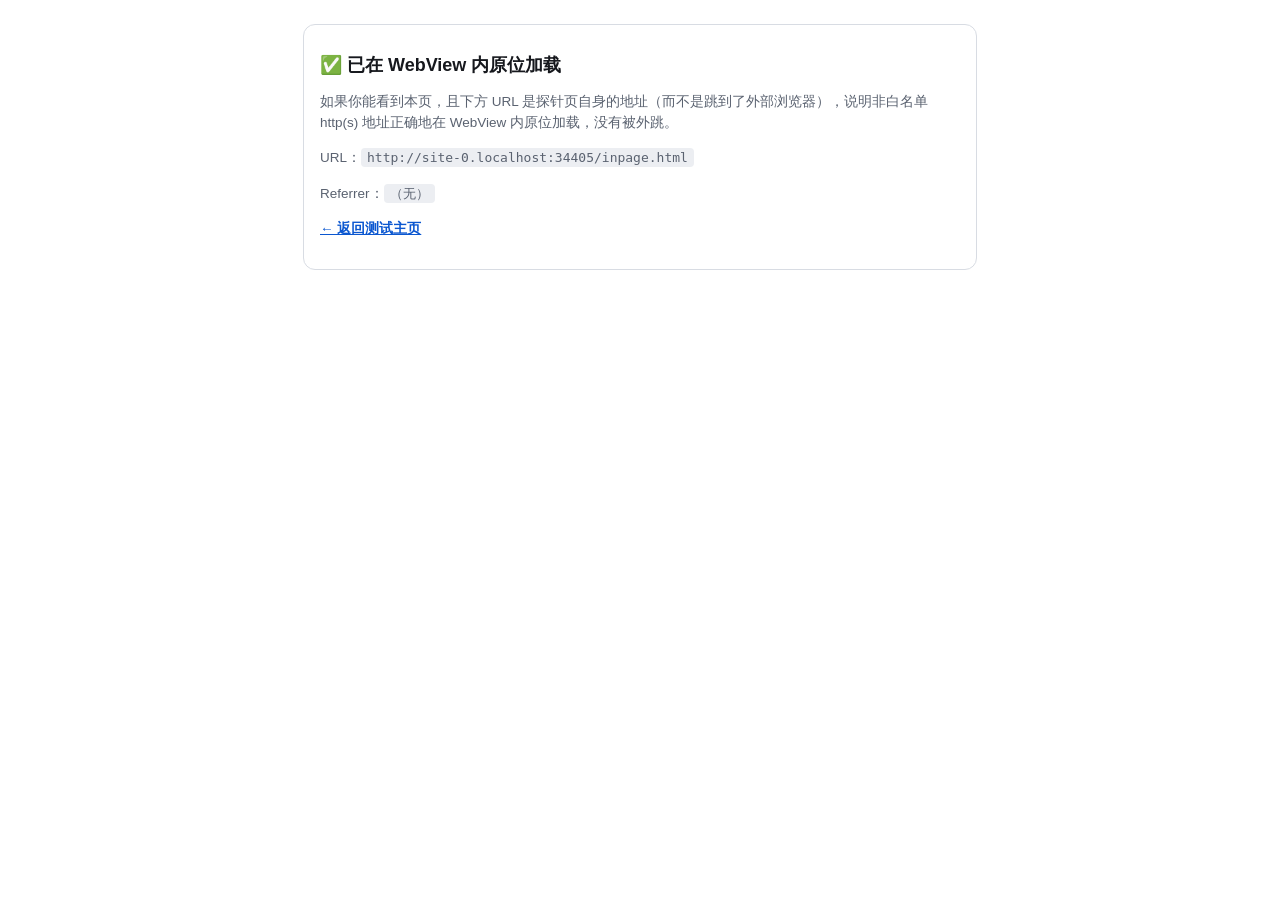
<file: inpage.html>
<!DOCTYPE html>
<html lang="zh-CN" data-page-node-id="UBa3TOvLI0koD7xxkawqd6">
<head data-page-node-id="lw64tsDdGDg0x8IREZ5CFY">
<meta charset="utf-8" data-page-node-id="WmNnDtev4CJoG9MV5rg28H">
<meta name="viewport" content="width=device-width, initial-scale=1" data-page-node-id="Hk9eNhyl075EfvgfgsUuT5">
<title>WebView 内加载探针页</title>
<style>
  body { font-family: -apple-system, Roboto, "PingFang SC", "Noto Sans SC", "Microsoft YaHei", sans-serif; background: #fff; color: #16181d; margin: 0; padding: 24px 16px; }
  .card { border: 1.5px solid #d8dce3; border-radius: 12px; padding: 16px; max-width: 640px; margin: 0 auto; }
  h1 { font-size: 18px; margin-bottom: 8px; }
  code { font-family: Menlo, Consolas, monospace; font-size: 13px; background: #eceef2; padding: 2px 6px; border-radius: 4px; word-break: break-all; }
  p { color: #5a6270; font-size: 13.5px; line-height: 1.6; }
  a { color: #0b57d0; font-weight: 600; }
</style>
</head>
<body data-page-node-id="U87aXapaZeJE9PyjXyyizC">
<div class="card" data-page-node-id="D6gFNS2UTZiFFRhFgZUTE7">
  <h1 data-page-node-id="3vly2jfAp8wJU10trotfb1">✅ 已在 WebView 内原位加载</h1>
  <p data-page-node-id="SOZgHPuA050T375Yl1k1AZ">如果你能看到本页，且下方 URL 是探针页自身的地址（而不是跳到了外部浏览器），说明非白名单 http(s) 地址正确地在 WebView 内原位加载，没有被外跳。</p>
  <p data-page-node-id="9DZanHA1UOwGF7833YodZ0">URL：<code id="u" data-page-node-id="DQE0GieQSaSSFZPpI1CVaz">—</code></p>
  <p data-page-node-id="iMLxAVWjssNUQEB9y7H0yg">Referrer：<code id="r" data-page-node-id="cVDMTsdkgdU9B7lGL4CgkE">—</code></p>
  <p data-page-node-id="v85DwuFpypRLCiPwcpshBF"><a href="webview-test.html" data-page-node-id="meznzmmIgCjhANVHMXdGN8">← 返回测试主页</a></p>
</div>
<script>
document.getElementById("u").textContent = location.href;
document.getElementById("r").textContent = document.referrer || "（无）";
</script>
</body>
</html>
</file>
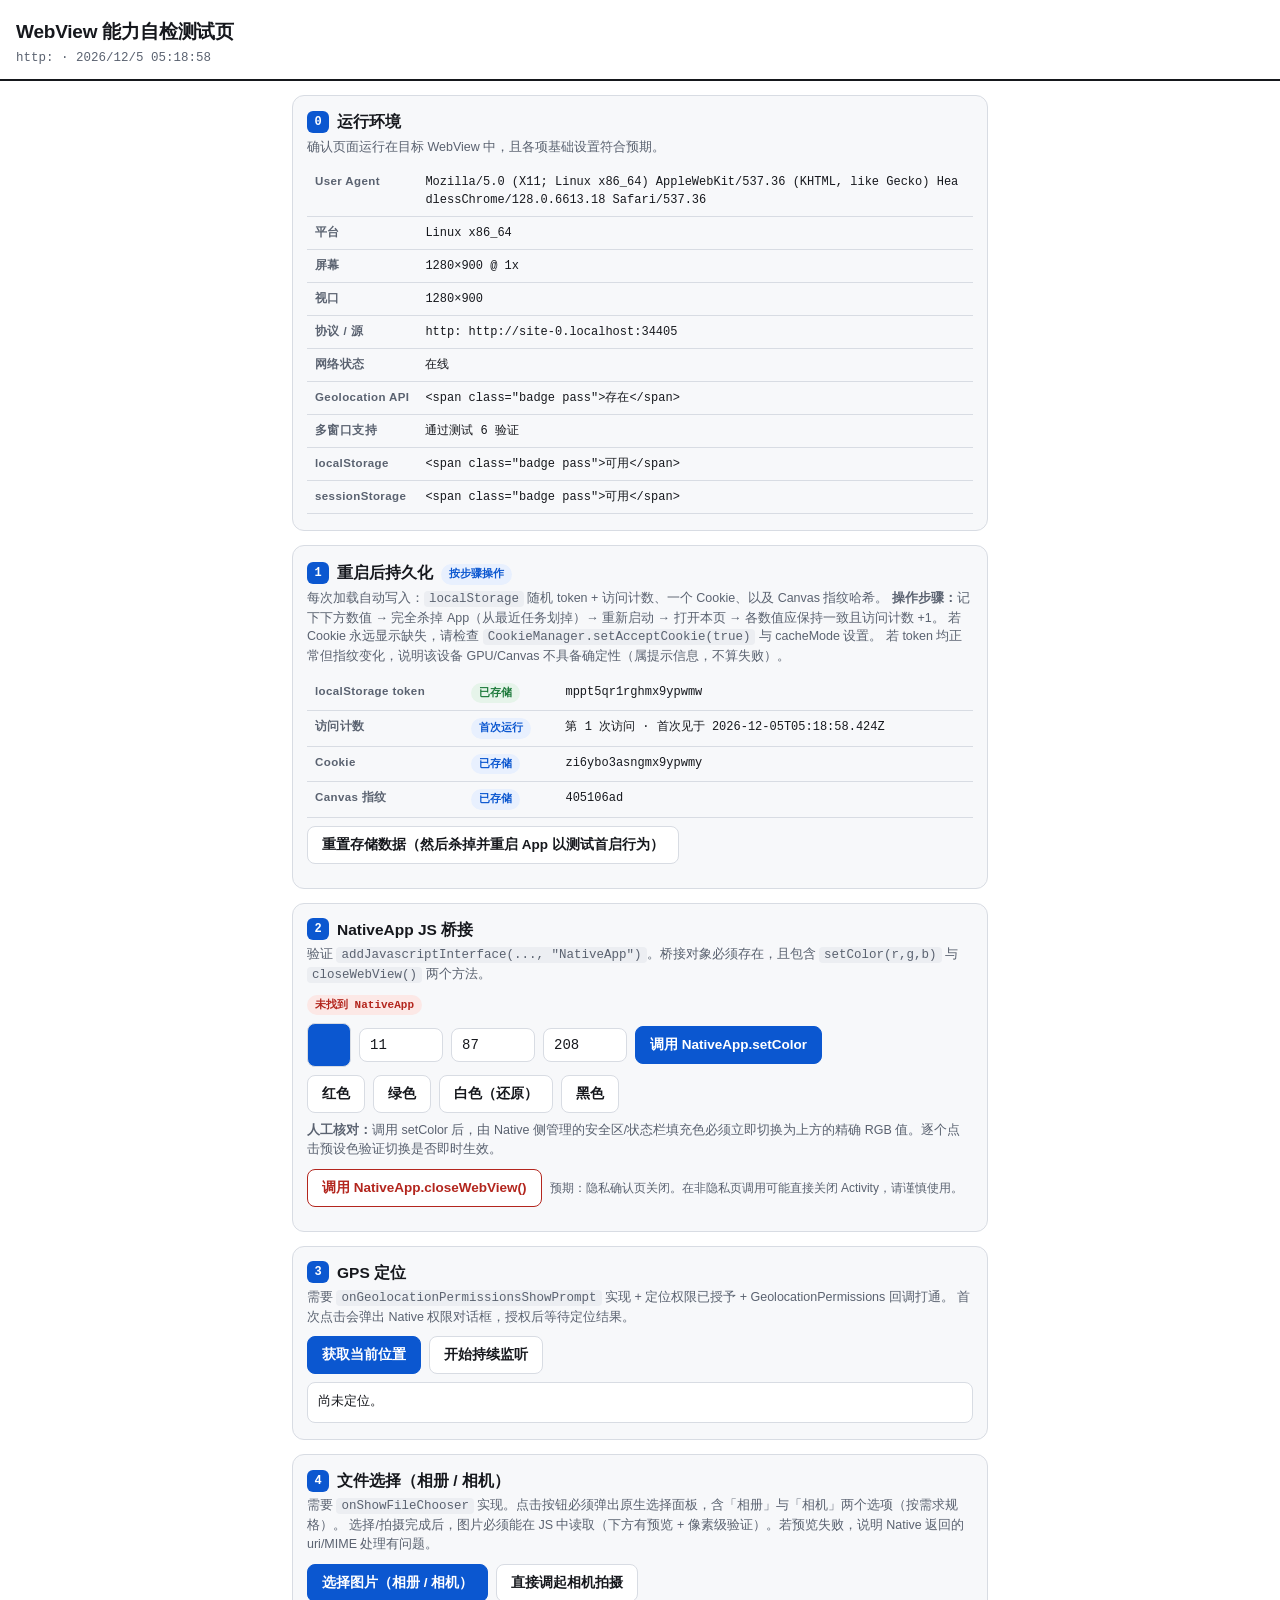
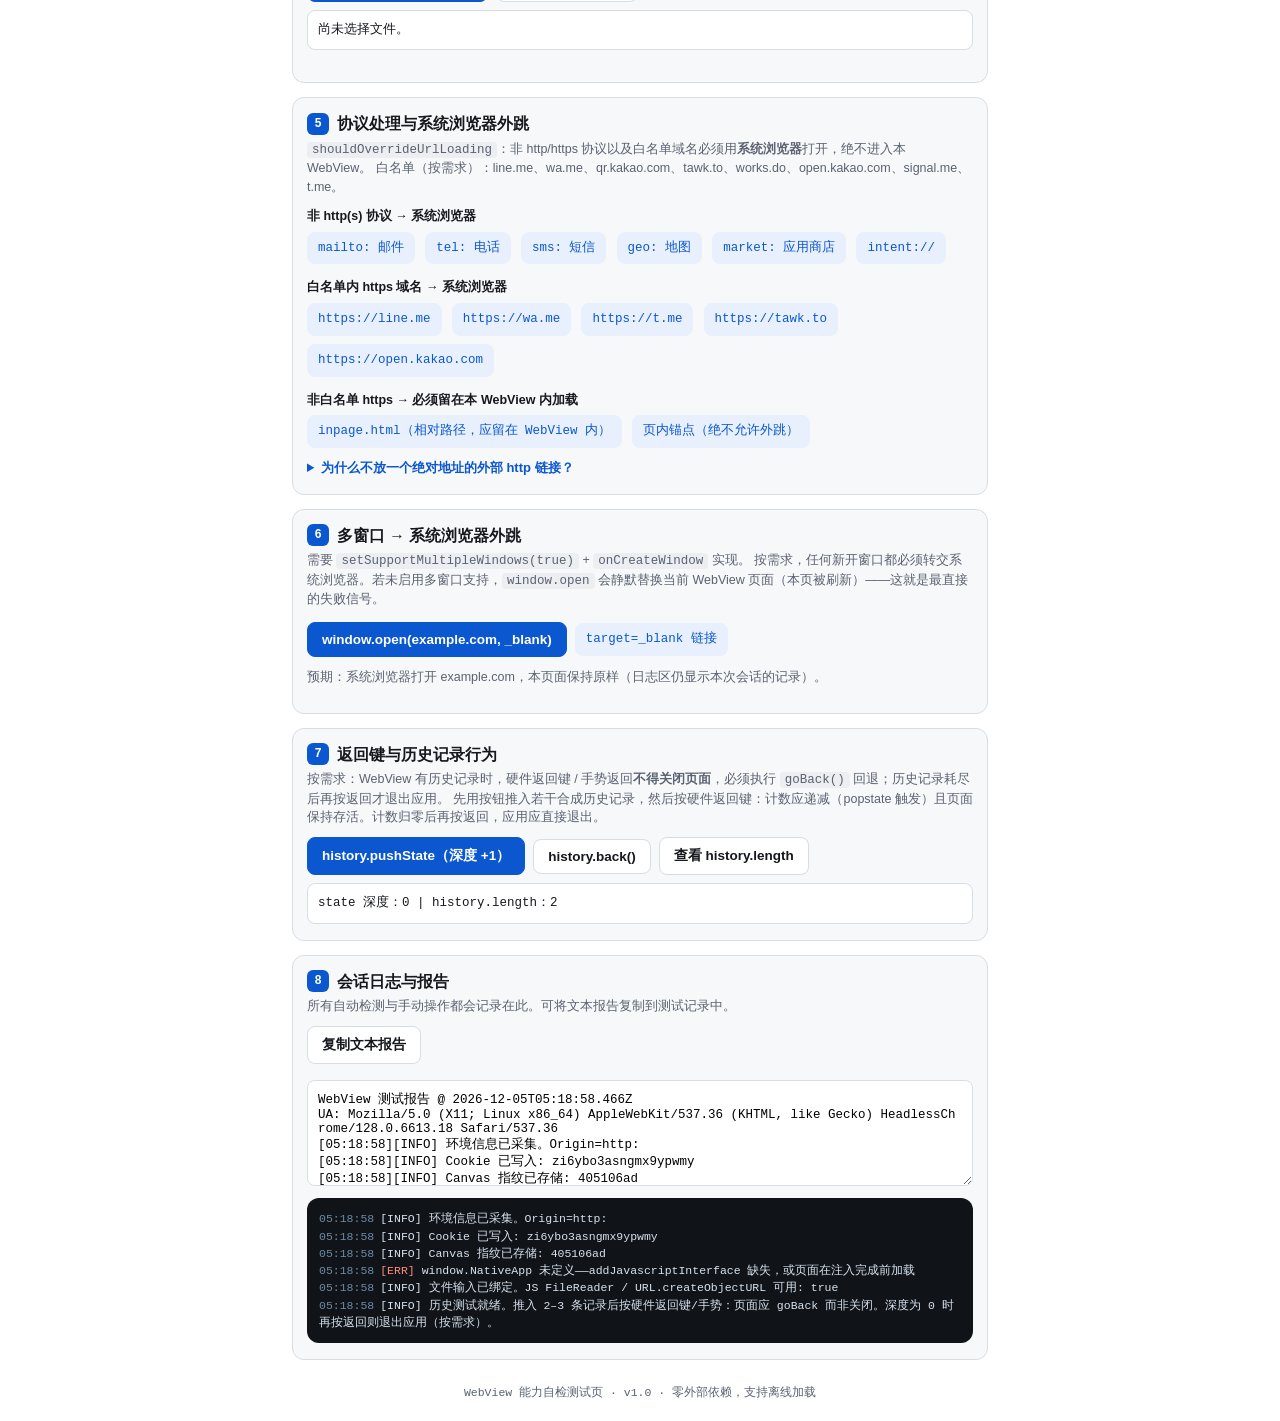
<file: webview-test.html>
<!DOCTYPE html>
<html lang="zh-CN">
<head>
<meta charset="utf-8">
<meta name="viewport" content="width=device-width, initial-scale=1, viewport-fit=cover">
<title>WebView 能力自检测试页</title>
<style>
  :root {
    --bg: #ffffff;
    --surface: #f7f8fa;
    --border: #d8dce3;
    --text: #16181d;
    --text-2: #5a6270;
    --accent: #0b57d0;
    --accent-soft: #e8f0fe;
    --pass: #1e7a3c;
    --pass-bg: #e6f4ea;
    --warn: #994d00;
    --warn-bg: #fdf0e0;
    --fail: #b3261e;
    --fail-bg: #fce8e6;
    --mono: "SF Mono", "Roboto Mono", Menlo, Consolas, monospace;
  }
  * { box-sizing: border-box; margin: 0; padding: 0; }
  html, body { background: var(--bg); color: var(--text); }
  body {
    font-family: -apple-system, "Segoe UI", Roboto, "PingFang SC", "Noto Sans SC", "Microsoft YaHei", sans-serif;
    font-size: 15px; line-height: 1.5;
    padding-bottom: 24px;
  }
  header {
    padding: 18px 16px 12px;
    border-bottom: 2px solid var(--text);
    position: sticky; top: 0; background: var(--bg); z-index: 10;
  }
  header h1 { font-size: 19px; font-weight: 700; letter-spacing: -0.2px; }
  header .sub { color: var(--text-2); font-size: 12.5px; margin-top: 2px; font-family: var(--mono); }
  main { padding: 14px 12px 0; max-width: 720px; margin: 0 auto; }

  section {
    background: var(--surface);
    border: 1.5px solid var(--border);
    border-radius: 12px;
    padding: 14px 14px 16px;
    margin-bottom: 14px;
  }
  section h2 {
    font-size: 15.5px; font-weight: 700;
    display: flex; align-items: center; gap: 8px;
    margin-bottom: 4px;
  }
  section h2 .idx {
    display: inline-flex; align-items: center; justify-content: center;
    min-width: 22px; height: 22px; border-radius: 6px;
    background: var(--accent); color: #fff;
    font-size: 12px; font-weight: 700; font-family: var(--mono);
    flex: 0 0 auto;
  }
  section .hint { color: var(--text-2); font-size: 12.5px; margin-bottom: 10px; }
  section code { font-family: var(--mono); font-size: 12.5px; background: #eceef2; padding: 1px 5px; border-radius: 4px; }

  .row { display: flex; flex-wrap: wrap; gap: 8px; align-items: center; margin: 8px 0; }
  button {
    appearance: none; border: 1.5px solid var(--border); background: #fff;
    color: var(--text); border-radius: 8px; padding: 9px 14px;
    font-size: 13.5px; font-weight: 600; cursor: pointer;
  }
  button:active { background: var(--accent-soft); border-color: var(--accent); }
  button.primary { background: var(--accent); border-color: var(--accent); color: #fff; }
  button.danger { border-color: var(--fail); color: var(--fail); }
  input[type="number"], input[type="text"], select {
    border: 1.5px solid var(--border); border-radius: 8px;
    padding: 8px 10px; font-size: 14px; font-family: var(--mono);
    width: 84px; background: #fff; color: var(--text);
  }
  input[type="text"].wide { width: 100%; }

  table { width: 100%; border-collapse: collapse; font-size: 12.5px; margin-top: 8px; }
  th, td { text-align: left; padding: 7px 8px; border-bottom: 1px solid var(--border); vertical-align: top; word-break: break-all; }
  th { color: var(--text-2); font-weight: 600; font-size: 11.5px; letter-spacing: 0.4px; white-space: nowrap; }
  td.mono { font-family: var(--mono); font-size: 12px; }

  .badge {
    display: inline-block; padding: 2px 8px; border-radius: 20px;
    font-size: 11px; font-weight: 700; font-family: var(--mono);
    white-space: nowrap;
  }
  .badge.pass { background: var(--pass-bg); color: var(--pass); }
  .badge.warn { background: var(--warn-bg); color: var(--warn); }
  .badge.fail { background: var(--fail-bg); color: var(--fail); }
  .badge.info { background: var(--accent-soft); color: var(--accent); }

  .kv { font-family: var(--mono); font-size: 12.5px; background: #fff; border: 1px solid var(--border); border-radius: 8px; padding: 10px; margin-top: 8px; word-break: break-all; white-space: pre-wrap; }
  .swatch { width: 44px; height: 44px; border-radius: 8px; border: 1.5px solid var(--border); flex: 0 0 auto; }

  img.preview { max-width: 100%; max-height: 220px; border: 1.5px solid var(--border); border-radius: 10px; margin-top: 8px; display: block; }

  a.plink {
    display: inline-block; margin: 4px 6px 4px 0;
    font-family: var(--mono); font-size: 12.5px;
    color: var(--accent); text-decoration: none;
    border: 1px solid var(--accent-soft); background: var(--accent-soft);
    padding: 6px 10px; border-radius: 8px;
  }

  #logbox { background: #101418; color: #d7e2ee; border-radius: 12px; padding: 12px; font-family: var(--mono); font-size: 11.5px; max-height: 260px; overflow-y: auto; margin-top: 6px; }
  #logbox .t { color: #6f8aa6; margin-right: 6px; }
  #logbox .ok { color: #6ee7a0; }
  #logbox .er { color: #ff8a7a; }
  #logbox .wn { color: #ffc46b; }

  details summary { cursor: pointer; font-weight: 600; font-size: 13px; color: var(--accent); margin-top: 6px; }
  .foot { text-align: center; color: var(--text-2); font-size: 11.5px; padding: 10px 16px 0; font-family: var(--mono); }
</style>
</head>
<body>

<header>
  <h1>WebView 能力自检测试页</h1>
  <div class="sub" id="envline">启动中…</div>
</header>

<main>

  <!-- ============ 0. ENV ============ -->
  <section>
    <h2><span class="idx">0</span>运行环境</h2>
    <div class="hint">确认页面运行在目标 WebView 中，且各项基础设置符合预期。</div>
    <table id="envtable"></table>
  </section>

  <!-- ============ 1. PERSISTENCE ============ -->
  <section>
    <h2><span class="idx">1</span>重启后持久化 <span id="persistSummary"></span></h2>
    <div class="hint">
      每次加载自动写入：<code>localStorage</code> 随机 token + 访问计数、一个 Cookie、以及 Canvas 指纹哈希。
      <b>操作步骤：</b>记下下方数值 → 完全杀掉 App（从最近任务划掉）→ 重新启动 → 打开本页 → 各数值应保持一致且访问计数 +1。
      若 Cookie 永远显示缺失，请检查 <code>CookieManager.setAcceptCookie(true)</code> 与 cacheMode 设置。
      若 token 均正常但指纹变化，说明该设备 GPU/Canvas 不具备确定性（属提示信息，不算失败）。
    </div>
    <table id="persisttable"></table>
    <div class="row">
      <button onclick="resetStoredData()">重置存储数据（然后杀掉并重启 App 以测试首启行为）</button>
    </div>
  </section>

  <!-- ============ 2. JS BRIDGE ============ -->
  <section>
    <h2><span class="idx">2</span>NativeApp JS 桥接</h2>
    <div class="hint">验证 <code>addJavascriptInterface(..., "NativeApp")</code>。桥接对象必须存在，且包含 <code>setColor(r,g,b)</code> 与 <code>closeWebView()</code> 两个方法。</div>
    <div class="row" id="bridgestatus"></div>
    <div class="row">
      <span class="swatch" id="swatch" style="background:#0b57d0"></span>
      <input type="number" id="cr" value="11" min="0" max="255">
      <input type="number" id="cg" value="87" min="0" max="255">
      <input type="number" id="cb" value="208" min="0" max="255">
      <button class="primary" onclick="bridgeSetColor()">调用 NativeApp.setColor</button>
    </div>
    <div class="row">
      <button onclick="bridgeSetColor(228,0,43)">红色</button>
      <button onclick="bridgeSetColor(0,120,78)">绿色</button>
      <button onclick="bridgeSetColor(255,255,255)">白色（还原）</button>
      <button onclick="bridgeSetColor(0,0,0)">黑色</button>
    </div>
    <div class="hint" id="setcolorhint">
      <b>人工核对：</b>调用 setColor 后，由 Native 侧管理的安全区/状态栏填充色必须立即切换为上方的精确 RGB 值。逐个点击预设色验证切换是否即时生效。
    </div>
    <div class="row">
      <button class="danger" onclick="bridgeClose()">调用 NativeApp.closeWebView()</button>
      <span style="font-size:12px;color:var(--text-2)">预期：隐私确认页关闭。在非隐私页调用可能直接关闭 Activity，请谨慎使用。</span>
    </div>
  </section>

  <!-- ============ 3. GEOLOCATION ============ -->
  <section>
    <h2><span class="idx">3</span>GPS 定位</h2>
    <div class="hint">
      需要 <code>onGeolocationPermissionsShowPrompt</code> 实现 + 定位权限已授予 + GeolocationPermissions 回调打通。
      首次点击会弹出 Native 权限对话框，授权后等待定位结果。
    </div>
    <div class="row">
      <button class="primary" onclick="getGeo()">获取当前位置</button>
      <button onclick="watchGeoId===null?startWatch():stopWatch()" id="watchbtn">开始持续监听</button>
    </div>
    <div class="kv" id="geoout">尚未定位。</div>
  </section>

  <!-- ============ 4. FILE CHOOSER ============ -->
  <section>
    <h2><span class="idx">4</span>文件选择（相册 / 相机）</h2>
    <div class="hint">
      需要 <code>onShowFileChooser</code> 实现。点击按钮必须弹出原生选择面板，含「相册」与「相机」两个选项（按需求规格）。
      选择/拍摄完成后，图片必须能在 JS 中读取（下方有预览 + 像素级验证）。若预览失败，说明 Native 返回的 uri/MIME 处理有问题。
    </div>
    <div class="row">
      <button class="primary" onclick="document.getElementById('fpick').click()">选择图片（相册 / 相机）</button>
      <input type="file" id="fpick" accept="image/*" style="display:none">
      <input type="file" id="fcam" accept="image/*" capture="environment" style="display:none">
      <button onclick="document.getElementById('fcam').click()">直接调起相机拍摄</button>
    </div>
    <div class="kv" id="filemeta">尚未选择文件。</div>
    <img class="preview" id="fileprev" style="display:none" alt="预览">
    <div class="row">
      <canvas id="filecanvas" style="display:none;max-width:100%;border:1px solid var(--border);border-radius:8px"></canvas>
    </div>
    <div class="kv" id="filepix" style="display:none"></div>
  </section>

  <!-- ============ 5. PROTOCOLS ============ -->
  <section>
    <h2><span class="idx">5</span>协议处理与系统浏览器外跳</h2>
    <div class="hint">
      <code>shouldOverrideUrlLoading</code>：非 http/https 协议以及白名单域名必须用<b>系统浏览器</b>打开，绝不进入本 WebView。
      白名单（按需求）：line.me、wa.me、qr.kakao.com、tawk.to、works.do、open.kakao.com、signal.me、t.me。
    </div>
    <div style="font-weight:600;font-size:12.5px;margin:6px 0 2px">非 http(s) 协议 → 系统浏览器</div>
    <div>
      <a class="plink" href="mailto:test@example.com?subject=WebViewTest">mailto: 邮件</a>
      <a class="plink" href="tel:+8613800000000">tel: 电话</a>
      <a class="plink" href="sms:+8613800000000">sms: 短信</a>
      <a class="plink" href="geo:39.9042,116.4074?q=39.9042,116.4074">geo: 地图</a>
      <a class="plink" href="market://details?id=com.android.chrome">market: 应用商店</a>
      <a class="plink" href="intent://scan/#Intent;scheme=zxing;package=com.google.zxing.client.android;end">intent://</a>
    </div>
    <div style="font-weight:600;font-size:12.5px;margin:10px 0 2px">白名单内 https 域名 → 系统浏览器</div>
    <div>
      <a class="plink" href="https://line.me/">https://line.me</a>
      <a class="plink" href="https://wa.me/8613800000000">https://wa.me</a>
      <a class="plink" href="https://t.me/telegram">https://t.me</a>
      <a class="plink" href="https://tawk.to/">https://tawk.to</a>
      <a class="plink" href="https://open.kakao.com/o/test">https://open.kakao.com</a>
    </div>
    <div style="font-weight:600;font-size:12.5px;margin:10px 0 2px">非白名单 https → 必须留在本 WebView 内加载</div>
    <div>
      <a class="plink" href="inpage.html">inpage.html（相对路径，应留在 WebView 内）</a>
      <a class="plink" href="#section-probe">页内锚点（绝不允许外跳）</a>
    </div>
    <details>
      <summary>为什么不放一个绝对地址的外部 http 链接？</summary>
      <div class="hint">任何指向非白名单站点的绝对 https 链接都会在 WebView 内把本测试页替换掉。请在同目录部署 <code>inpage.html</code> 探针页（一个只打印自身 URL 的小页面）来验证非白名单 https 原位加载。如需临时加一个在线探测地址可以自行添加——但届时需用系统返回键经历史记录返回。</div>
    </details>
  </section>

  <!-- ============ 6. MULTI-WINDOW ============ -->
  <section>
    <h2><span class="idx">6</span>多窗口 → 系统浏览器外跳</h2>
    <div class="hint">
      需要 <code>setSupportMultipleWindows(true)</code> + <code>onCreateWindow</code> 实现。
      按需求，任何新开窗口都必须转交系统浏览器。若未启用多窗口支持，<code>window.open</code> 会静默替换当前 WebView 页面（本页被刷新）——这就是最直接的失败信号。
    </div>
    <div class="row">
      <button class="primary" onclick="window.open('https://www.example.com/','_blank')">window.open(example.com, _blank)</button>
      <a class="plink" href="https://www.example.com/" target="_blank" rel="noopener">target=_blank 链接</a>
    </div>
    <div class="hint">预期：系统浏览器打开 example.com，本页面保持原样（日志区仍显示本次会话的记录）。</div>
  </section>

  <!-- ============ 7. BACK / HISTORY ============ -->
  <section id="backhistory">
    <h2><span class="idx">7</span>返回键与历史记录行为</h2>
    <div class="hint">
      按需求：WebView 有历史记录时，硬件返回键 / 手势返回<b>不得关闭页面</b>，必须执行 <code>goBack()</code> 回退；历史记录耗尽后再按返回才退出应用。
      先用按钮推入若干合成历史记录，然后按硬件返回键：计数应递减（popstate 触发）且页面保持存活。计数归零后再按返回，应用应直接退出。
    </div>
    <div class="row">
      <button class="primary" onclick="pushPage()">history.pushState（深度 +1）</button>
      <button onclick="history.back()">history.back()</button>
      <button onclick="log('INFO','history.length = ' + history.length)">查看 history.length</button>
    </div>
    <div class="kv" id="backstate">state 深度：— | history.length：—</div>
  </section>

  <!-- ============ 8. REPORT ============ -->
  <section>
    <h2><span class="idx">8</span>会话日志与报告</h2>
    <div class="hint">所有自动检测与手动操作都会记录在此。可将文本报告复制到测试记录中。</div>
    <div class="row">
      <button onclick="copyReport()">复制文本报告</button>
    </div>
    <textarea id="report" class="kv wide" rows="6" style="width:100%" readonly></textarea>
    <div id="logbox"></div>
  </section>

  <div class="foot" id="foot"></div>
</main>

<script>
"use strict";

/* ===================== 工具函数 ===================== */
const $ = (id) => document.getElementById(id);
const now = () => {
  const d = new Date();
  return d.toTimeString().slice(0, 8);
};
const LOGS = [];
function log(kind, msg) {
  LOGS.push({ t: now(), kind, msg });
  const box = $("logbox");
  const cls = kind === "OK" ? "ok" : kind === "ERR" ? "er" : kind === "WARN" ? "wn" : "";
  const line = document.createElement("div");
  line.innerHTML = '<span class="t">' + now() + '</span><span class="' + cls + '">[' + kind + ']</span> ' + escapeHtml(msg);
  box.appendChild(line);
  box.scrollTop = box.scrollHeight;
  updateReport();
}
function escapeHtml(s) {
  return String(s).replace(/[&<>"']/g, c => ({'&':'&amp;','<':'&lt;','>':'&gt;','"':'&quot;',"'":'&#39;'}[c]));
}
function badge(text, cls) { return '<span class="badge ' + cls + '">' + text + '</span>'; }
function updateReport() {
  $("report").value =
    "WebView 测试报告 @ " + new Date().toISOString() + "\n" +
    "UA: " + navigator.userAgent + "\n" +
    LOGS.map(l => "[" + l.t + "][" + l.kind + "] " + l.msg).join("\n");
}
function copyReport() {
  const ta = $("report");
  ta.style.display = "block";
  ta.focus(); ta.select();
  let done = false;
  try { done = document.execCommand("copy"); } catch (e) {}
  log(done ? "OK" : "WARN", done ? "报告已复制到剪贴板（execCommand）" : "自动复制不可用——请手动长按选择文本复制");
}

/* ===================== 0. 运行环境 ===================== */
(function env() {
  const rows = [
    ["User Agent", navigator.userAgent],
    ["平台", navigator.platform || "n/a"],
    ["屏幕", screen.width + "×" + screen.height + " @ " + (window.devicePixelRatio || 1) + "x"],
    ["视口", window.innerWidth + "×" + window.innerHeight],
    ["协议 / 源", location.protocol + "  " + (location.origin && location.origin !== "null" ? location.origin : "file:（file:// 下 Cookie 不会持久化）")],
    ["网络状态", navigator.onLine ? "在线" : "离线"],
    ["Geolocation API", ("geolocation" in navigator) ? badge("存在", "pass") : badge("缺失", "fail")],
    ["多窗口支持", "通过测试 6 验证"],
    ["localStorage", lsAvailable() ? badge("可用", "pass") : badge("被禁用", "fail")],
    ["sessionStorage", ssAvailable() ? badge("可用", "pass") : badge("被禁用", "fail")],
  ];
  $("envtable").innerHTML = rows.map(r =>
    "<tr><th>" + r[0] + "</th><td class='mono'>" + (typeof r[1] === "string" ? escapeHtml(r[1]) : r[1]) + "</td></tr>").join("");
  $("envline").textContent = location.protocol + " · " + new Date().toLocaleString("zh-CN");
  $("foot").textContent = "WebView 能力自检测试页 · v1.0 · 零外部依赖，支持离线加载";
  log("INFO", "环境信息已采集。Origin=" + location.protocol);
})();

function lsAvailable() { try { localStorage.setItem("__t", "1"); localStorage.removeItem("__t"); return true; } catch (e) { return false; } }
function ssAvailable() { try { sessionStorage.setItem("__t", "1"); sessionStorage.removeItem("__t"); return true; } catch (e) { return false; } }

/* ===================== 1. 持久化 ===================== */
const LS_TOKEN = "wvtest_ls_token";
const LS_FIRST = "wvtest_first_seen";
const LS_VISITS = "wvtest_visits";
const LS_FP = "wvtest_canvas_fp";
const CK_TOKEN = "wvtest_ck_token";

function setCookie(name, value) {
  try {
    document.cookie = name + "=" + encodeURIComponent(value) + "; Max-Age=31536000; path=/; SameSite=Lax";
    return getCookie(name) === value;
  } catch (e) { return false; }
}
function getCookie(name) {
  const m = document.cookie.match(new RegExp("(?:^|;\\s*)" + name + "=([^;]*)"));
  return m ? decodeURIComponent(m[1]) : null;
}
function fnv1a(str) {
  let h = 0x811c9dc5;
  for (let i = 0; i < str.length; i++) {
    h ^= str.charCodeAt(i);
    h = (h + ((h << 1) + (h << 4) + (h << 7) + (h << 8) + (h << 24))) >>> 0;
  }
  return ("0000000" + h.toString(16)).slice(-8);
}

function canvasFingerprint() {
  const c = document.createElement("canvas");
  c.width = 240; c.height = 60;
  const ctx = c.getContext("2d");
  ctx.textBaseline = "alphabetic";
  const g = ctx.createLinearGradient(0, 0, 240, 60);
  g.addColorStop(0, "#f0a"); g.addColorStop(0.5, "#0af"); g.addColorStop(1, "#7f0");
  ctx.fillStyle = g; ctx.fillRect(0, 0, 240, 60);
  ctx.fillStyle = "rgba(20,20,20,0.85)";
  ctx.font = "17px 'Arial'";
  ctx.fillText("Fingerprint ⚡ 指纹 <canvas>", 4, 24);
  ctx.font = "13px 'Times New Roman'";
  ctx.fillStyle = "rgb(255,255,255)";
  ctx.fillText("wg:rgba(1,2,3,0.5) · " + (navigator.userAgent.length % 100), 4, 46);
  ctx.beginPath(); ctx.arc(210, 18, 12, 0, Math.PI * 1.5); ctx.strokeStyle = "#111"; ctx.lineWidth = 3; ctx.stroke();
  return fnv1a(c.toDataURL());
}

function renderPersistRow(name, status, cls, detail) {
  return "<tr><th>" + name + "</th><td>" + badge(status, cls) + "</td><td class='mono'>" + escapeHtml(detail) + "</td></tr>";
}

(function persistence() {
  const rows = [];
  let summaryOk = true;

  // localStorage token + 访问计数 + 首次访问时间
  let lsOld = null, visits = 0, first = null;
  try {
    lsOld = localStorage.getItem(LS_TOKEN);
    visits = parseInt(localStorage.getItem(LS_VISITS) || "0", 10) + 1;
    first = localStorage.getItem(LS_FIRST);
    localStorage.setItem(LS_VISITS, String(visits));
    if (!lsOld) { lsOld = Math.random().toString(36).slice(2) + Date.now().toString(36); localStorage.setItem(LS_TOKEN, lsOld); }
    if (!first) { first = new Date().toISOString(); localStorage.setItem(LS_FIRST, first); }
  } catch (e) {
    log("ERR", "localStorage 不可用: " + e.message);
    summaryOk = false;
  }
  rows.push(renderPersistRow("localStorage token", lsOld ? "已存储" : "失败", lsOld ? "pass" : "fail", lsOld || "—"));
  rows.push(renderPersistRow("访问计数", visits > 1 ? "已持久化" : "首次运行", visits > 1 ? "pass" : "info", "第 " + visits + " 次访问 · 首次见于 " + (first || "—")));

  // Cookie
  let ckOld = getCookie(CK_TOKEN);
  const ckNew = ckOld || Math.random().toString(36).slice(2) + Date.now().toString(36);
  const ckWritten = setCookie(CK_TOKEN, ckNew);
  if (location.protocol === "file:") {
    rows.push(renderPersistRow("Cookie", "已跳过", "warn", "file:// 源下 document.cookie 不可用；请改用 http(s) 加载以测试 Cookie"));
    log("WARN", "页面通过 file:// 加载——Cookie 测试已跳过（file 源下属预期行为）");
  } else if (!ckWritten) {
    rows.push(renderPersistRow("Cookie", "写入失败", "fail", "请检查 CookieManager.setAcceptCookie(true) / cacheMode"));
    log("ERR", "Cookie 写入失败——CookieManager 可能禁用了 Cookie");
    summaryOk = false;
  } else {
    rows.push(renderPersistRow("Cookie", ckOld ? "已持久化" : "已存储", ckOld ? "pass" : "info", ckNew));
    log(ckOld ? "OK" : "INFO", ckOld ? "Cookie 从上次会话持久化成功: " + ckOld : "Cookie 已写入: " + ckNew);
  }

  // Canvas 指纹
  let fpNow = null, fpOld = null;
  try {
    fpNow = canvasFingerprint();
    fpOld = localStorage.getItem(LS_FP);
    localStorage.setItem(LS_FP, fpNow);
  } catch (e) { log("ERR", "Canvas 指纹生成失败: " + e.message); }
  if (fpNow) {
    if (!fpOld) {
      rows.push(renderPersistRow("Canvas 指纹", "已存储", "info", fpNow));
      log("INFO", "Canvas 指纹已存储: " + fpNow);
    } else if (fpOld === fpNow) {
      rows.push(renderPersistRow("Canvas 指纹", "一致", "pass", fpNow));
      log("OK", "Canvas 指纹跨会话保持一致: " + fpNow);
    } else {
      rows.push(renderPersistRow("Canvas 指纹", "已变化", "warn", "旧=" + fpOld + " 新=" + fpNow + "（设备 GPU 非确定性——属提示信息，不算 WebView 失败）"));
      log("WARN", "Canvas 指纹跨会话发生变化（提示信息）");
    }
  }

  $("persisttable").innerHTML = rows.join("");
  $("persistSummary").innerHTML = summaryOk ? badge("按步骤操作", "info") : badge("查看日志", "fail");
  if (visits > 1) log("OK", "第 " + visits + " 次访问——若上方 token 与重启前记录一致，则持久化测试通过");
})();

function resetStoredData() {
  try {
    [LS_TOKEN, LS_FIRST, LS_VISITS, LS_FP].forEach(k => localStorage.removeItem(k));
    document.cookie = CK_TOKEN + "=; Max-Age=0; path=/";
    log("WARN", "存储数据已重置。请完全杀掉并重启 App 以测试真实首次启动行为。");
    setTimeout(() => location.reload(), 600);
  } catch (e) { log("ERR", "重置失败: " + e.message); }
}

/* ===================== 2. 桥接 ===================== */
function bridgePresent() {
  return typeof window.NativeApp !== "undefined" && window.NativeApp !== null;
}
(function bridgeCheck() {
  const el = $("bridgestatus");
  if (bridgePresent()) {
    const hasColor = typeof window.NativeApp.setColor === "function";
    const hasClose = typeof window.NativeApp.closeWebView === "function";
    el.innerHTML =
      badge("桥接存在", hasColor && hasClose ? "pass" : "warn") + " " +
      badge("setColor: " + (hasColor ? "有" : "缺失"), hasColor ? "pass" : "fail") + " " +
      badge("closeWebView: " + (hasClose ? "有" : "缺失"), hasClose ? "pass" : "fail");
    log(hasColor && hasClose ? "OK" : "WARN",
      "检测到 NativeApp 桥接。setColor=" + hasColor + " closeWebView=" + hasClose);
  } else {
    el.innerHTML = badge("未找到 NativeApp", "fail");
    log("ERR", "window.NativeApp 未定义——addJavascriptInterface 缺失，或页面在注入完成前加载");
  }
})();

function bridgeSetColor(r, g, b) {
  if (r === undefined) {
    r = clamp255($("cr").value); g = clamp255($("cg").value); b = clamp255($("cb").value);
  }
  const hex = "#" + [r, g, b].map(v => clamp255(v).toString(16).padStart(2, "0")).join("");
  $("swatch").style.background = hex;
  $("cr").value = r; $("cg").value = g; $("cb").value = b;
  if (!bridgePresent()) { log("ERR", "setColor 已中止——桥接缺失"); return; }
  try {
    window.NativeApp.setColor(clamp255(r), clamp255(g), clamp255(b));
    log("OK", "已调用 NativeApp.setColor(" + r + "," + g + "," + b + ") → " + hex + " ——请确认 Native 安全区填充色已变化");
  } catch (e) { log("ERR", "setColor 抛出异常: " + e.message); }
}
function clamp255(v) { return Math.max(0, Math.min(255, parseInt(v || "0", 10) || 0)); }

function bridgeClose() {
  if (!bridgePresent()) { log("ERR", "closeWebView 已中止——桥接缺失"); return; }
  try {
    log("WARN", "正在调用 NativeApp.closeWebView()——页面应关闭，具体行为取决于 Native 实现");
    window.NativeApp.closeWebView();
  } catch (e) { log("ERR", "closeWebView 抛出异常: " + e.message); }
}

/* ===================== 3. 定位 ===================== */
function geoFmt(pos) {
  const c = pos.coords;
  return "纬度:  " + c.latitude.toFixed(6) + "\n" +
         "经度:  " + c.longitude.toFixed(6) + "\n" +
         "精度:  ±" + (c.accuracy != null ? c.accuracy.toFixed(0) : "?") + " 米" +
         (c.altitude != null ? "\n海拔:  " + c.altitude.toFixed(1) + " 米" : "") +
         (c.speed != null && c.speed !== null ? "\n速度:  " + c.speed.toFixed(2) + " 米/秒" : "") +
         "\n时间: " + new Date(pos.timestamp).toLocaleString("zh-CN");
}
function getGeo() {
  if (!("geolocation" in navigator)) { log("ERR", "geolocation API 不存在"); $("geoout").textContent = "geolocation API 不存在"; return; }
  $("geoout").textContent = "正在请求定位（请在弹出的权限对话框中允许）…";
  navigator.geolocation.getCurrentPosition(
    (pos) => { $("geoout").textContent = geoFmt(pos); log("OK", "定位成功: " + pos.coords.latitude.toFixed(5) + "," + pos.coords.longitude.toFixed(5) + " ±" + pos.coords.accuracy.toFixed(0) + "米"); },
    (err) => { $("geoout").textContent = "错误码 " + err.code + ": " + err.message; log("ERR", "定位失败，错误码 " + err.code + ": " + err.message + (err.code === 1 ? "（权限被拒——请检查 onGeolocationPermissionsShowPrompt 与运行时权限）" : "")); },
    { enableHighAccuracy: true, timeout: 20000, maximumAge: 0 }
  );
}
let watchGeoId = null;
function startWatch() {
  if (!("geolocation" in navigator)) return;
  watchGeoId = navigator.geolocation.watchPosition(
    (pos) => { $("geoout").textContent = geoFmt(pos); },
    (err) => log("ERR", "持续监听出错: " + err.message),
    { enableHighAccuracy: true }
  );
  $("watchbtn").textContent = "停止监听";
  log("INFO", "watchPosition 已启动");
}
function stopWatch() {
  if (watchGeoId !== null) { navigator.geolocation.clearWatch(watchGeoId); watchGeoId = null; }
  $("watchbtn").textContent = "开始持续监听";
  log("INFO", "watchPosition 已停止");
}

/* ===================== 4. 文件选择 ===================== */
function bindFileInput(inputId) {
  $(inputId).addEventListener("change", (ev) => {
    const f = ev.target.files && ev.target.files[0];
    if (!f) { log("WARN", "文件对话框未返回任何文件"); return; }
    $("filemeta").textContent =
      "文件名: " + (f.name || "（无文件名）") + "\n" +
      "类型: " + (f.type || "（未知）") + "\n" +
      "大小: " + f.size + " 字节（" + (f.size / 1024).toFixed(1) + " KB）\n" +
      "修改时间: " + (f.lastModified ? new Date(f.lastModified).toISOString() : "n/a");
    const url = URL.createObjectURL(f);
    const img = $("fileprev");
    img.onload = () => {
      img.style.display = "block";
      URL.revokeObjectURL(url);
      // 像素级验证：绘制到 canvas 并采样
      const cv = $("filecanvas"), cx = cv.getContext("2d");
      const scale = Math.min(1, 320 / img.naturalWidth);
      cv.width = Math.max(1, Math.round(img.naturalWidth * scale));
      cv.height = Math.max(1, Math.round(img.naturalHeight * scale));
      cx.drawImage(img, 0, 0, cv.width, cv.height);
      const px = cx.getImageData(cv.width >> 1, cv.height >> 1, 1, 1).data;
      const fp = fnv1a(cv.toDataURL());
      $("filepix").style.display = "block";
      $("filepix").textContent =
        "解码成功: " + img.naturalWidth + "×" + img.naturalHeight + "\n" +
        "中心像素 RGBA: " + px[0] + "," + px[1] + "," + px[2] + "," + px[3] + "\n" +
        "内容哈希: " + fp;
      log("OK", "图片可在 JS 中读取: " + img.naturalWidth + "×" + img.naturalHeight + ", 类型=" + f.type + ", " + (f.size / 1024).toFixed(1) + "KB");
    };
    img.onerror = () => {
      img.style.display = "none";
      log("ERR", "图片解码失败——类型=" + f.type + " 大小=" + f.size + "（选择器可能返回了非图片 uri）");
    };
    img.src = url;
  });
}
bindFileInput("fpick");
bindFileInput("fcam");
log("INFO", "文件输入已绑定。JS FileReader / URL.createObjectURL 可用: " + (typeof URL.createObjectURL === "function" && typeof FileReader === "function"));

/* ===================== 6/7. 多窗口 + 历史 ===================== */
(function historyPanel() {
  let depth = 0;
  window.addEventListener("popstate", (ev) => {
    depth = (ev.state && typeof ev.state.d === "number") ? ev.state.d : 0;
    $("backstate").textContent = "state 深度：" + depth + " | history.length：" + history.length;
    log("OK", "popstate 触发 → 硬件返回键执行了 WebView goBack（深度=" + depth + "）。页面必须仍然存活。");
  });
  window.pushPage = function () {
    depth++;
    history.pushState({ d: depth }, "", "#depth" + depth);
    $("backstate").textContent = "state 深度：" + depth + " | history.length：" + history.length;
    log("INFO", "pushState → 深度 " + depth + "，history.length=" + history.length + "。现在请按硬件返回键。");
  };
  $("backstate").textContent = "state 深度：0 | history.length：" + history.length;
  log("INFO", "历史测试就绪。推入 2–3 条记录后按硬件返回键/手势：页面应 goBack 而非关闭。深度为 0 时再按返回则退出应用（按需求）。");
})();
</script>
</body>
</html>
</file>
